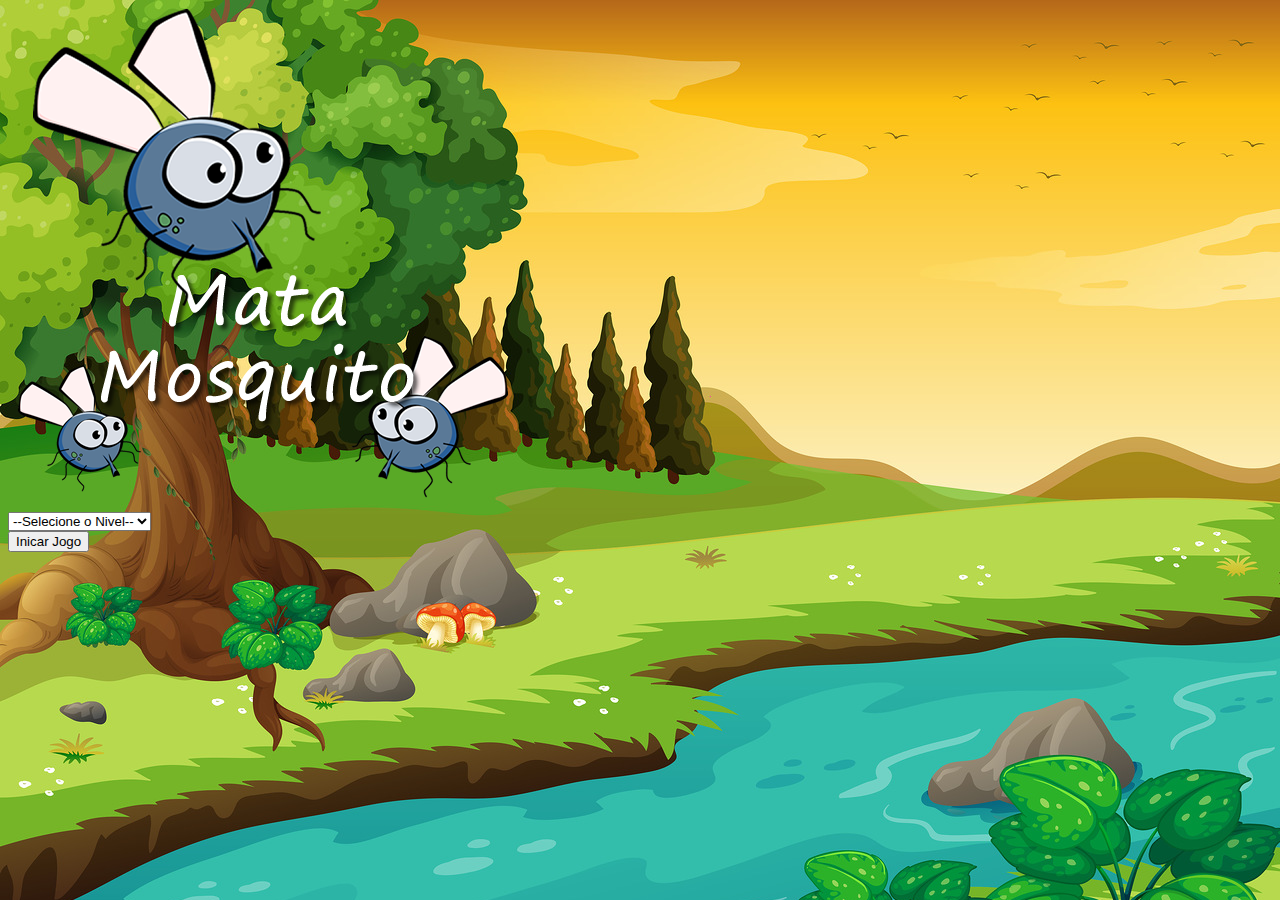
<file: index.html>
<!DOCTYPE html>
<html lang="pt-br">
<head>
    <meta charset="UTF-8">
    <meta http-equiv="X-UA-Compatible" content="IE=edge">
    <meta name="viewport" content="width=device-width, initial-scale=1.0">
    <link href="https://cdn.jsdelivr.net/npm/bootstrap@5.1.1/dist/css/bootstrap.min.css" rel="stylesheet" integrity="sha384-F3w7mX95PdgyTmZZMECAngseQB83DfGTowi0iMjiWaeVhAn4FJkqJByhZMI3AhiU" crossorigin="anonymous">
    <link rel="stylesheet" href="estilo.css">
    <title>Vitória</title>

    <script>
        function iniciarJogo(){
            var nivel = document.getElementById('nivel').value

            if(nivel === " "){
                alert('Selecione um nivel para iniciar o jogo')
                return false
            }
            window.location.href = 'app.html?' + nivel
        }
    </script>
</head>
<body>
    <div class="container">
        <div class="row">
            <div class="col">
                <div class="d-flex justify-content-center">
                <img src="imagens/game.png">
                </div>
            </div>
        </div>

        <div class="row">
            <div class="col">
                <div class="d-flex justify-content-center">
                   <div class="mb-2">
                    <select class="form-control" id="nivel">
                        <option value=" ">--Selecione o Nivel--</option>
                        <option value="normal">Normal</option>
                        <option value="dificil">Dificil</option>
                        <option value="chucknorris">chucknorris</option>
                    </select>
                    </div> 
                </div>
            </div>        
        </div>    
        <div class="row">
            <div class="col">
                <div class="d-flex justify-content-center">
                <button type="button" class="btn btn-danger btn-lg" onclick="iniciarJogo()">Inicar Jogo</button>
                </div>
            </div>
        </div>
    </div>
</body>
</html>
</file>
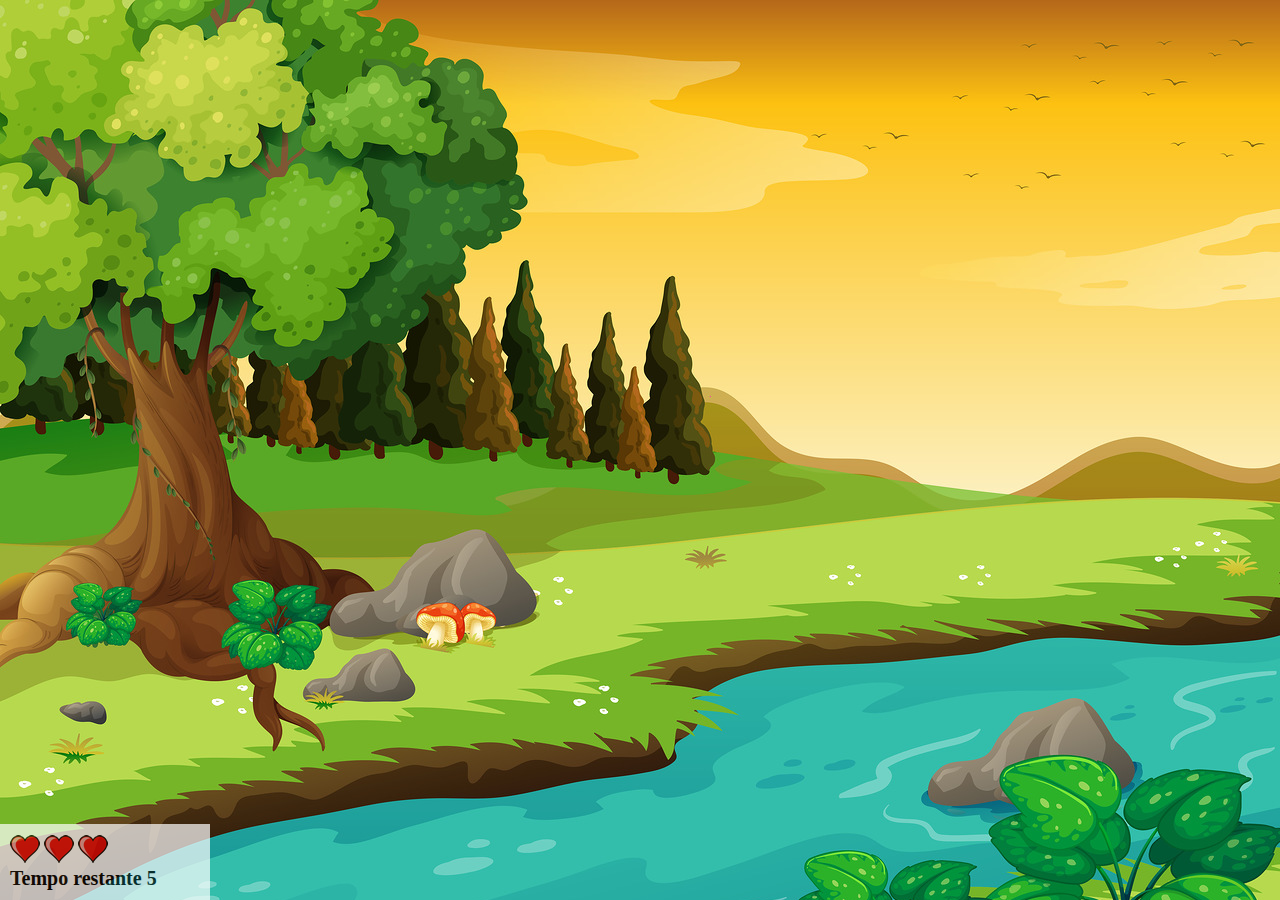
<file: app.html>
<!DOCTYPE html>
<html lang="pt-br">
<head>
    <meta charset="UTF-8">
    <meta http-equiv="X-UA-Compatible" content="IE=edge">
    <meta name="viewport" content="width=device-width, initial-scale=1.0">
    <title>Jogo Mata-Mosquito</title>
    <link rel="stylesheet" href="estilo.css">
    <script src="jogo.js"></script>
</head>

<body onresize="ajustaTamanhoPalcoJogo()">
    <div class="painel">
        <div class="vidas">
            <img id="v1"src="imagens/coracao_cheio.png">
            <img id="v2" src="imagens/coracao_cheio.png">
            <img id="v3" src="imagens/coracao_cheio.png">
        </div>
    
        <div class="cronometro">
            Tempo restante <span id="cronometro"></span>
        </div>
    </div>
    

    <script>
        document.getElementById('cronometro').innerHTML = tempo
       var criaMosquito = setInterval(function(){
           posicaoRandomica()
       }, criaMosquitoTempo)
    </script>
</body>
</html>
</file>
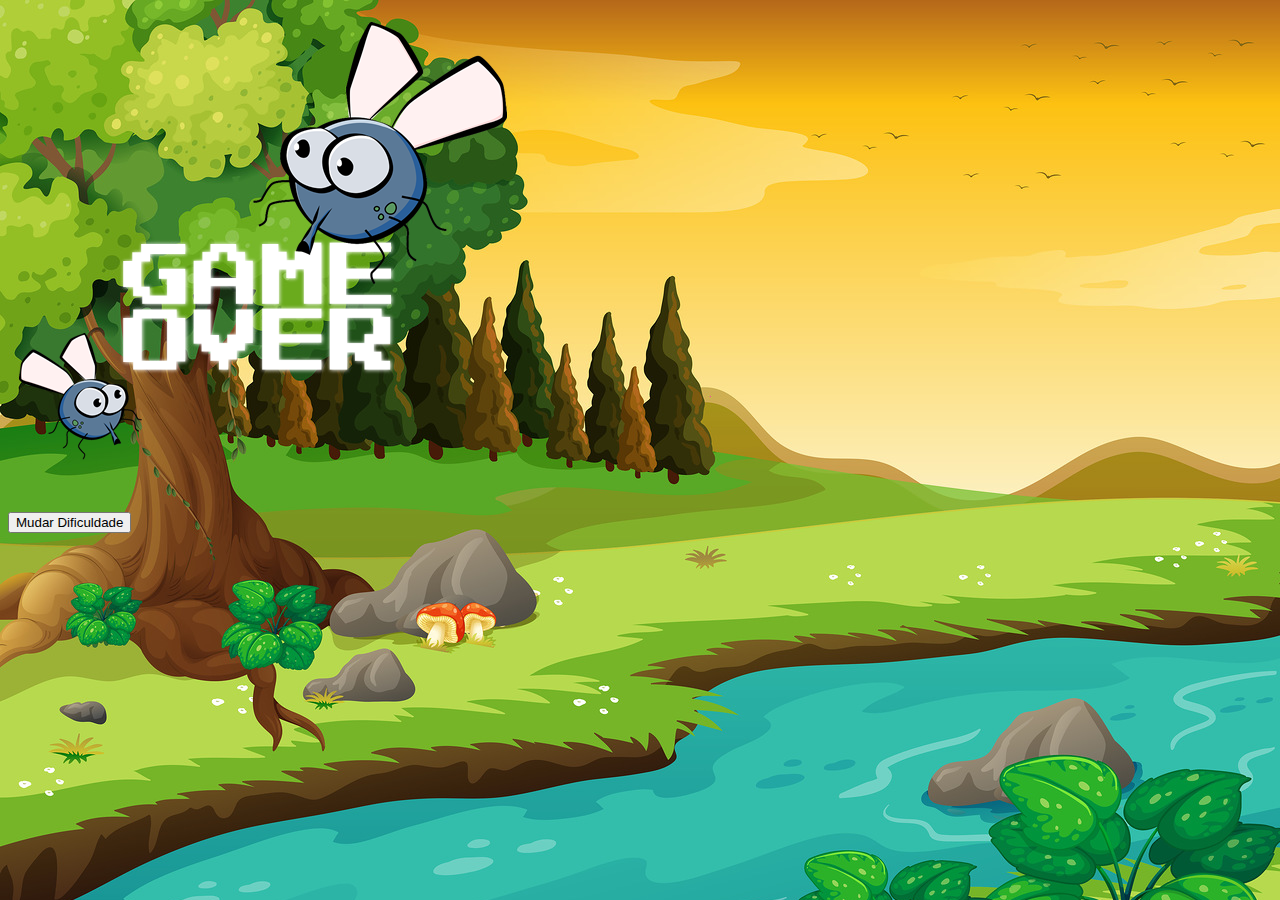
<file: fim_de_jogo.html>
<!DOCTYPE html>
<html lang="pt-br">
<head>
    <meta charset="UTF-8">
    <meta http-equiv="X-UA-Compatible" content="IE=edge">
    <meta name="viewport" content="width=device-width, initial-scale=1.0">
    <link href="https://cdn.jsdelivr.net/npm/bootstrap@5.1.1/dist/css/bootstrap.min.css" rel="stylesheet" integrity="sha384-F3w7mX95PdgyTmZZMECAngseQB83DfGTowi0iMjiWaeVhAn4FJkqJByhZMI3AhiU" crossorigin="anonymous">
    <link rel="stylesheet" href="estilo.css">
    <title>Game Over</title>

</head>
<body>
    <div class="container">
        <div class="row">
            <div class="col">
                <div class="d-flex justify-content-center">
                <img src="imagens/game_over.png">
                </div>
            </div>
        </div>

        <div class="row">
            <div class="col">
                <div class="d-flex justify-content-center">
                    <button type="button" class="btn btn-dark btn-lg" onclick="window.location.href = 'index.html'">Mudar Dificuldade</button>
                </div>
            </div>
        </div>
    </div>
</body>
</html>
</file>
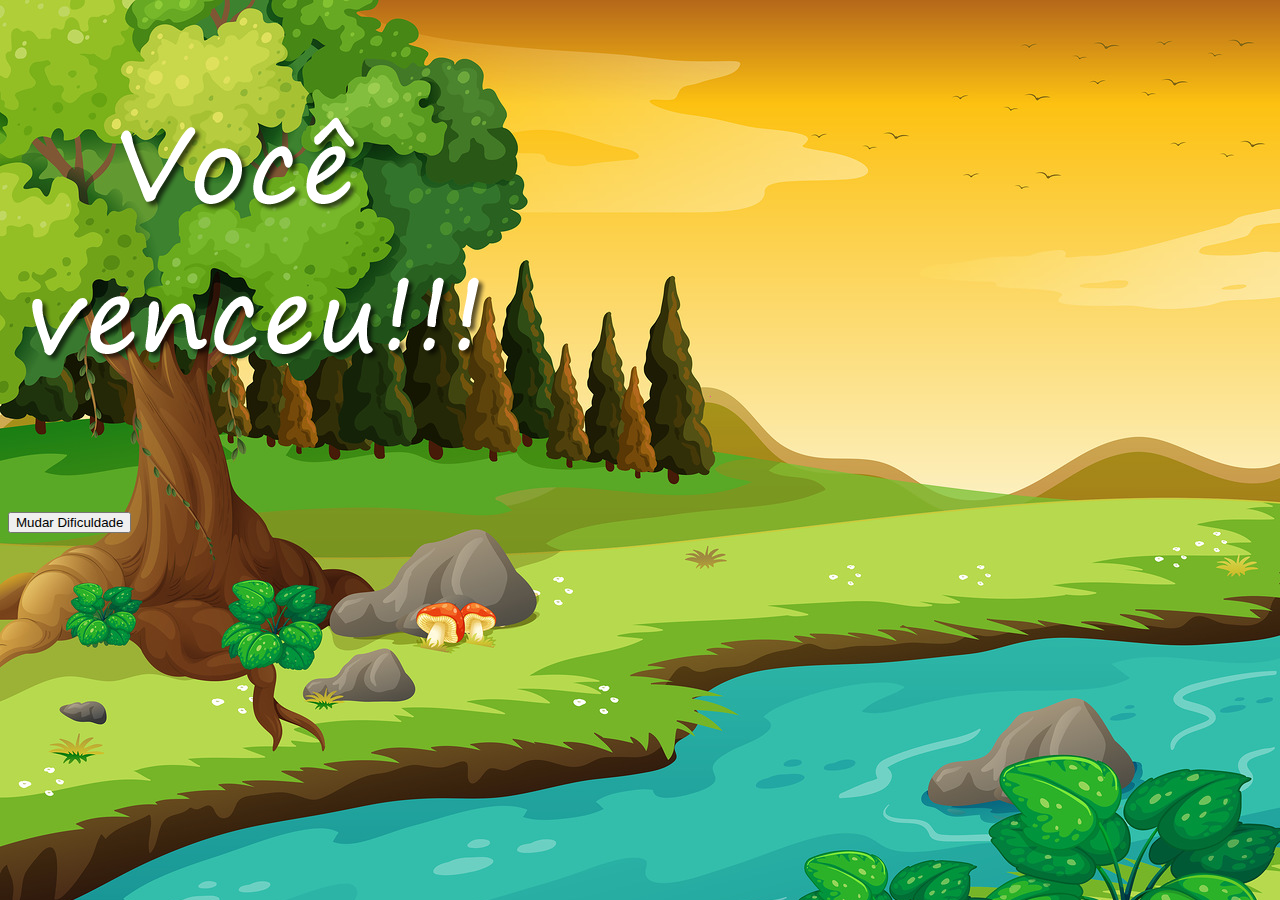
<file: vitoria.html>
<!DOCTYPE html>
<html lang="pt-br">
<head>
    <meta charset="UTF-8">
    <meta http-equiv="X-UA-Compatible" content="IE=edge">
    <meta name="viewport" content="width=device-width, initial-scale=1.0">
    <link href="https://cdn.jsdelivr.net/npm/bootstrap@5.1.1/dist/css/bootstrap.min.css" rel="stylesheet" integrity="sha384-F3w7mX95PdgyTmZZMECAngseQB83DfGTowi0iMjiWaeVhAn4FJkqJByhZMI3AhiU" crossorigin="anonymous">
    <link rel="stylesheet" href="estilo.css">
    <title>Vitória</title>

</head>
<body>
    <div class="container">
        <div class="row">
            <div class="col">
                <div class="d-flex justify-content-center">
                <img src="imagens/vitoria.png">
                </div>
            </div>
        </div>

        <div class="row">
            <div class="col">
                    <div class="d-flex justify-content-center">
                        <button type="button" class="btn btn-dark btn-lg" onclick="window.location.href = 'index.html'">Mudar Dificuldade</button>
                    </div>
            </div>
        </div>
    </div>
</body>
</html>
</file>
<file: estilo.css>
body{
    background-image: url(imagens/bg.jpg);
    background-repeat: no-repeat;
    background-size: 100%;
}
.mosquito1{
    height: 50px;
    width: 50px;
}

.mosquito2{
    height: 70px;
    width: 70px;
}

.mosquito3{
    height: 90px;
    width: 90px;
}

html{
    cursor: url(imagens/mata_mosquito.png) 30 30, auto;
}
.ladoA{
    transform: scaleX(1);
}

.ladoB{
    transform: scaleX(-1);
}

.painel{
    position:absolute;
    width: 190px;
    padding: 10px;
    bottom: 0px;
    left: 0px;
    border-top: solid 1px #fff;
    background-color: #fff;
    opacity: 0.7;
}

.vidas{
    float: left;
}

.cronometro{
    float: left;
    font-size: 20px;
    font-weight: bold;
}
</file>
